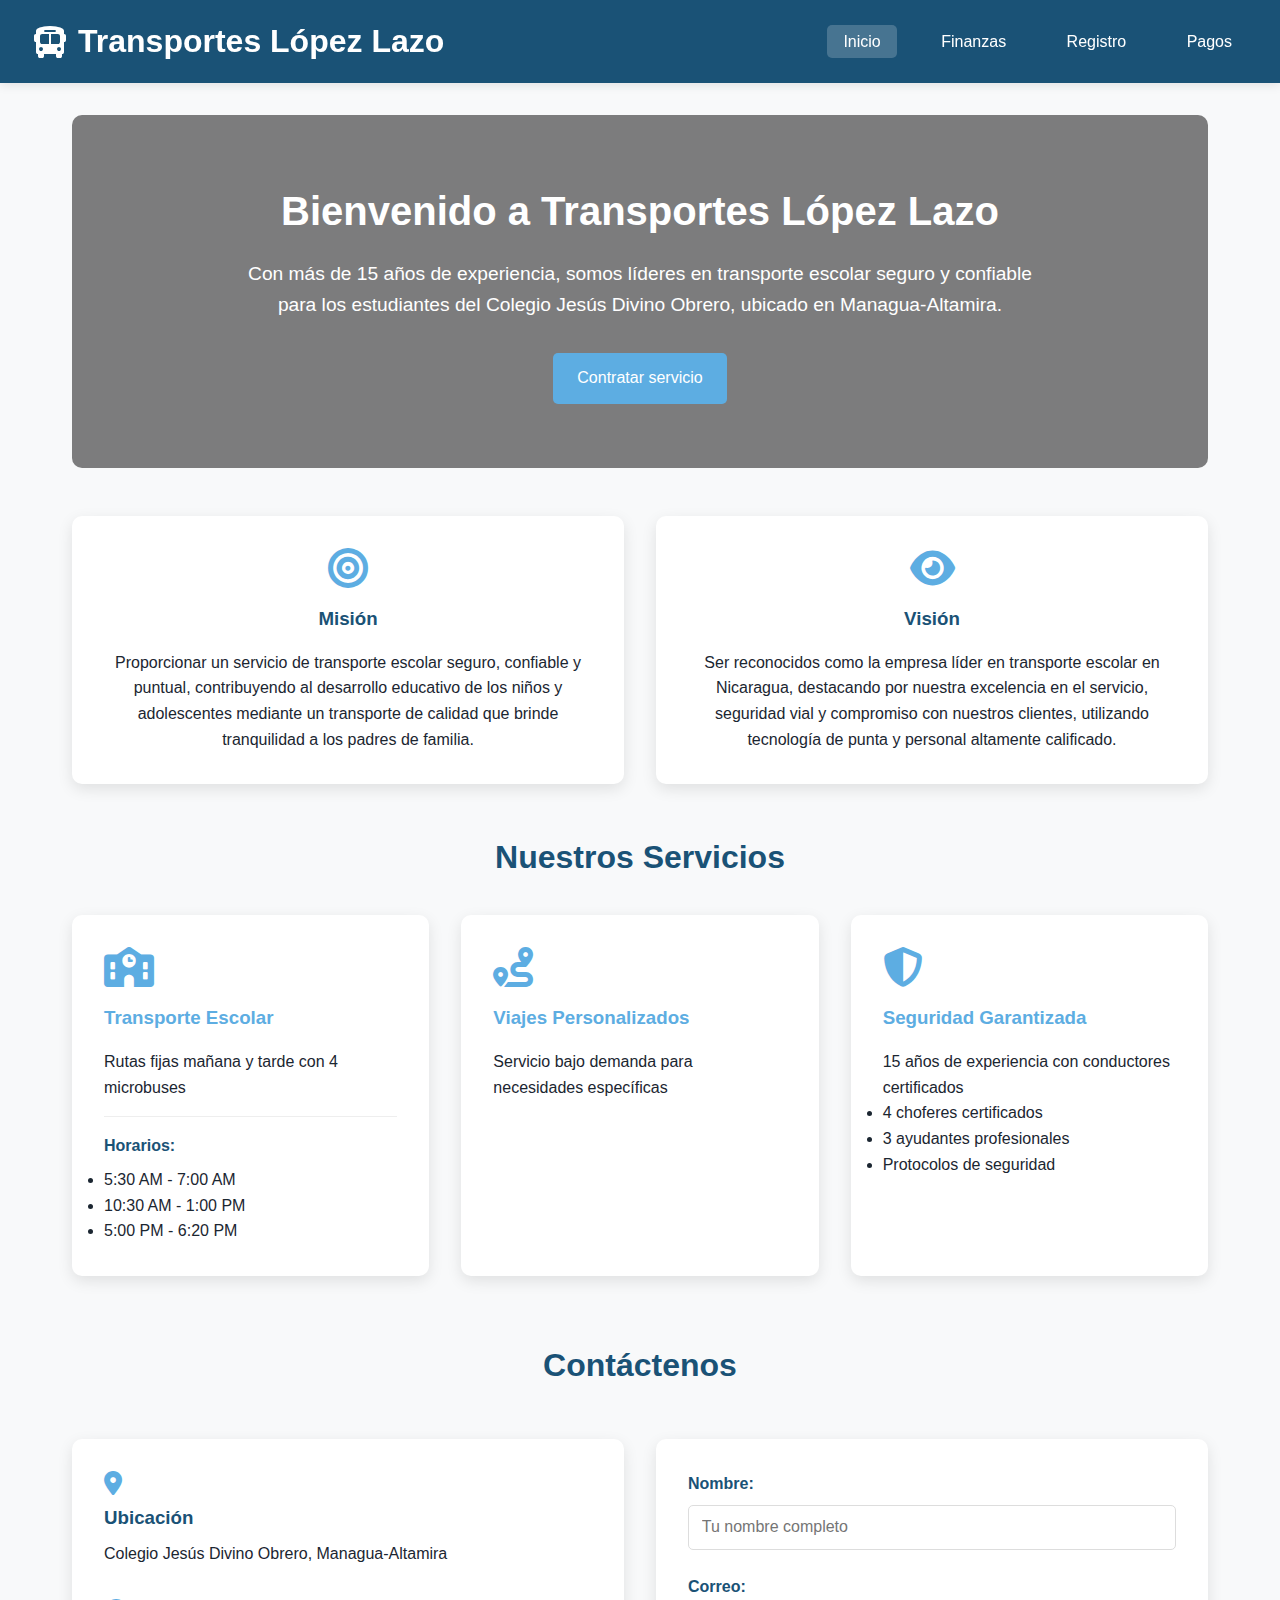
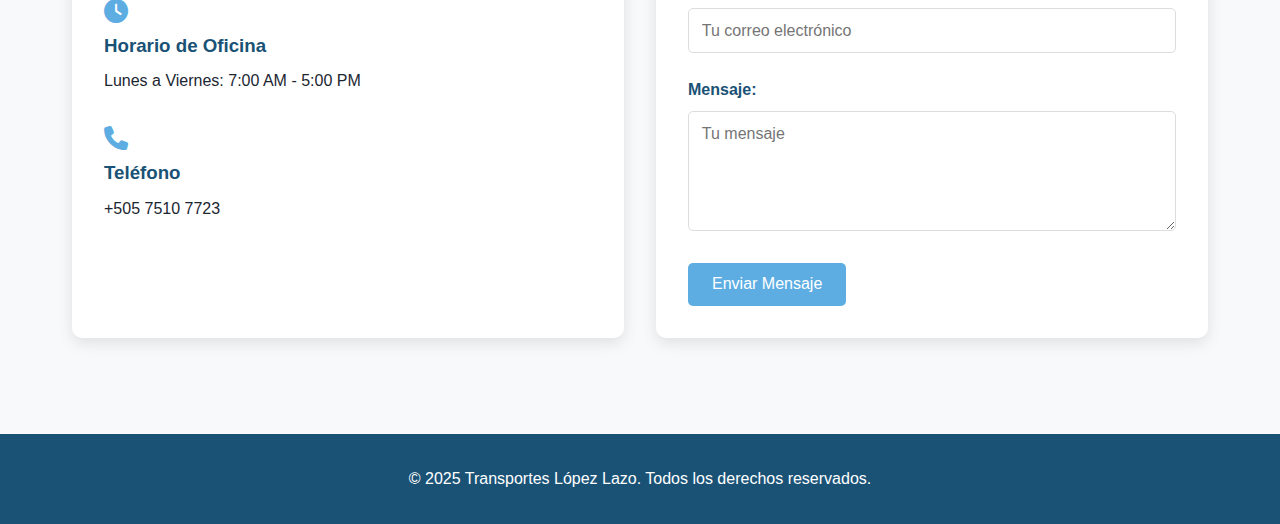
<file: INDEX.HTML>
<!DOCTYPE html>
<html lang="es">
<head>
    <meta charset="UTF-8">
    <meta name="viewport" content="width=device-width, initial-scale=1.0">
    <title>Transportes López Lazo</title>
    <link rel="stylesheet" href="STYLESS.CSS">
    <link rel="stylesheet" href="https://cdnjs.cloudflare.com/ajax/libs/font-awesome/6.4.0/css/all.min.css">
</head>
<body>
    <!-- Header -->
    <header class="header">
        <div class="logo">
            <i class="fas fa-bus"></i>
            <h1>Transportes <span>López Lazo</span></h1>
        </div>
        <nav>
            <a href="INDEX.HTML" class="nav-link active">Inicio</a>
            <a href="finanzas.html" class="nav-link">Finanzas</a>
            <a href="registro.html" class="nav-link">Registro</a>
            <a href="pagos.html" class="nav-link">Pagos</a>
        </nav>
    </header>

    <!-- Contenido Principal -->
    <main class="main-content">
        <section id="inicio" class="content-section active">
            <div class="hero">
                <h2>Bienvenido a Transportes López Lazo</h2>
                <p>Con más de 15 años de experiencia, somos líderes en transporte escolar seguro y confiable para los estudiantes del Colegio Jesús Divino Obrero, ubicado en Managua-Altamira.</p>
                <a href="#contacto" class="btn btn-primary">Contratar servicio</a>
            </div>

            <!-- Misión y Visión -->
            <div class="mission-vision">
                <div class="card">
                    <i class="fas fa-bullseye"></i>
                    <h3>Misión</h3>
                    <p>Proporcionar un servicio de transporte escolar seguro, confiable y puntual, contribuyendo al desarrollo educativo de los niños y adolescentes mediante un transporte de calidad que brinde tranquilidad a los padres de familia.</p>
                </div>
                <div class="card">
                    <i class="fas fa-eye"></i>
                    <h3>Visión</h3>
                    <p>Ser reconocidos como la empresa líder en transporte escolar en Nicaragua, destacando por nuestra excelencia en el servicio, seguridad vial y compromiso con nuestros clientes, utilizando tecnología de punta y personal altamente calificado.</p>
                </div>
            </div>

            <!-- Nuestros Servicios -->
            <div class="services-container">
                <h2>Nuestros Servicios</h2>
                
                <div class="service-card">
                    <i class="fas fa-school"></i>
                    <h3>Transporte Escolar</h3>
                    <p>Rutas fijas mañana y tarde con 4 microbuses</p>
                    <div class="service-details">
                        <h4>Horarios:</h4>
                        <ul>
                            <li>5:30 AM - 7:00 AM</li>
                            <li>10:30 AM - 1:00 PM</li>
                            <li>5:00 PM - 6:20 PM</li>
                        </ul>
                    </div>
                </div>
                
                <div class="service-card">
                    <i class="fas fa-route"></i>
                    <h3>Viajes Personalizados</h3>
                    <p>Servicio bajo demanda para necesidades específicas</p>
                </div>
                
                <div class="service-card">
                    <i class="fas fa-shield-alt"></i>
                    <h3>Seguridad Garantizada</h3>
                    <p>15 años de experiencia con conductores certificados</p>
                    <ul>
                        <li>4 choferes certificados</li>
                        <li>3 ayudantes profesionales</li>
                        <li>Protocolos de seguridad</li>
                    </ul>
                </div>
            </div>

            <!-- Sección de Contacto -->
            <div id="contacto" class="contact-section">
                <h2>Contáctenos</h2>
                
                <div class="contact-container">
                    <div class="contact-info">
                        <div class="info-item">
                            <i class="fas fa-map-marker-alt"></i>
                            <h3>Ubicación</h3>
                            <p>Colegio Jesús Divino Obrero, Managua-Altamira</p>
                        </div>
                        
                        <div class="info-item">
                            <i class="fas fa-clock"></i>
                            <h3>Horario de Oficina</h3>
                            <p>Lunes a Viernes: 7:00 AM - 5:00 PM</p>
                        </div>
                        
                        <div class="info-item">
                            <i class="fas fa-phone"></i>
                            <h3>Teléfono</h3>
                            <p>+505 7510 7723</p>
                        </div>
                    </div>
                    
                    <div class="contact-form">
                        <form>
                            <div class="form-group">
                                <label>Nombre:</label>
                                <input type="text" placeholder="Tu nombre completo" required>
                            </div>
                            
                            <div class="form-group">
                                <label>Correo:</label>
                                <input type="email" placeholder="Tu correo electrónico" required>
                            </div>
                            
                            <div class="form-group">
                                <label>Mensaje:</label>
                                <textarea placeholder="Tu mensaje" rows="4" required></textarea>
                            </div>
                            
                            <button type="submit" class="btn">Enviar Mensaje</button>
                        </form>
                    </div>
                </div>
            </div>

       
        </section>
    </main>

    <footer class="footer">
        <p>© 2025 Transportes López Lazo. Todos los derechos reservados.</p>
    </footer>

    <script src="SCRIPTS.JS"></script>
</body>
</html>
</file>
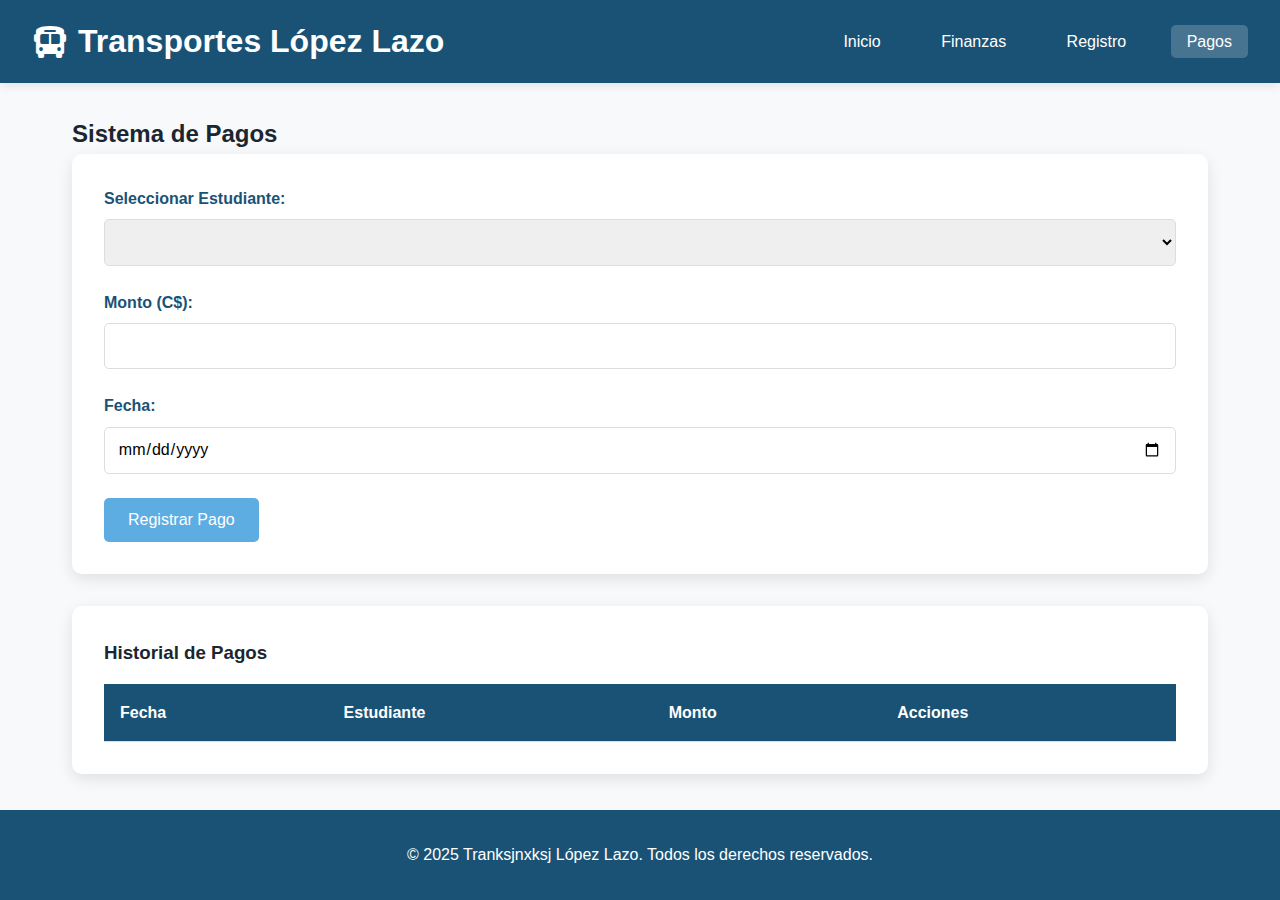
<file: pagos.html>
<!DOCTYPE html>
<html lang="es">
<head>
    <meta charset="UTF-8">
    <meta name="viewport" content="width=device-width, initial-scale=1.0">
    <title>Transportes López Lazo - Pagos</title>
    <link rel="stylesheet" href="STYLESS.CSS">
    <link rel="stylesheet" href="https://cdnjs.cloudflare.com/ajax/libs/font-awesome/6.4.0/css/all.min.css">
</head>
<body>
    <!-- Header -->
    <header class="header">
        <div class="logo">
            <i class="fas fa-bus"></i>
            <h1>Transportes <span>López Lazo</span></h1>
        </div>
        <nav>
            <a href="INDEX.HTML" class="nav-link">Inicio</a>
            <a href="finanzas.html" class="nav-link">Finanzas</a>
            <a href="registro.html" class="nav-link">Registro</a>
            <a href="pagos.html" class="nav-link active">Pagos</a>
        </nav>
    </header>

    <!-- Sección Pagos -->
    <main class="main-content">
        <section class="content-section active">
            <h2>Sistema de Pagos</h2>
            <form id="paymentForm">
                <input type="hidden" id="paymentId">
                <div class="payment-form">
                    <div class="form-group">
                        <label>Seleccionar Estudiante:</label>
                        <select id="studentSelect" required></select>
                    </div>
                    <div class="form-group">
                        <label>Monto (C$):</label>
                        <input type="number" id="monto" required>
                    </div>
                    <div class="form-group">
                        <label>Fecha:</label>
                        <input type="date" id="fecha">
                    </div>
                    <button type="submit" class="btn">Registrar Pago</button>
                </div>
            </form>
            
            <div class="table-container">
                <h3>Historial de Pagos</h3>
                <table id="paymentsTable">
                    <thead>
                        <tr>
                            <th>Fecha</th>
                            <th>Estudiante</th>
                            <th>Monto</th>
                            <th>Acciones</th>
                        </tr>
                    </thead>
                    <tbody></tbody>
                </table>
            </div>
        </section>
    </main>

    <footer class="footer">
        <p>© 2025 Tranksjnxksj López Lazo. Todos los derechos reservados.</p>
    </footer>

    <script src="SCRIPTS.JS"></script>
</body>
</html>
</file>
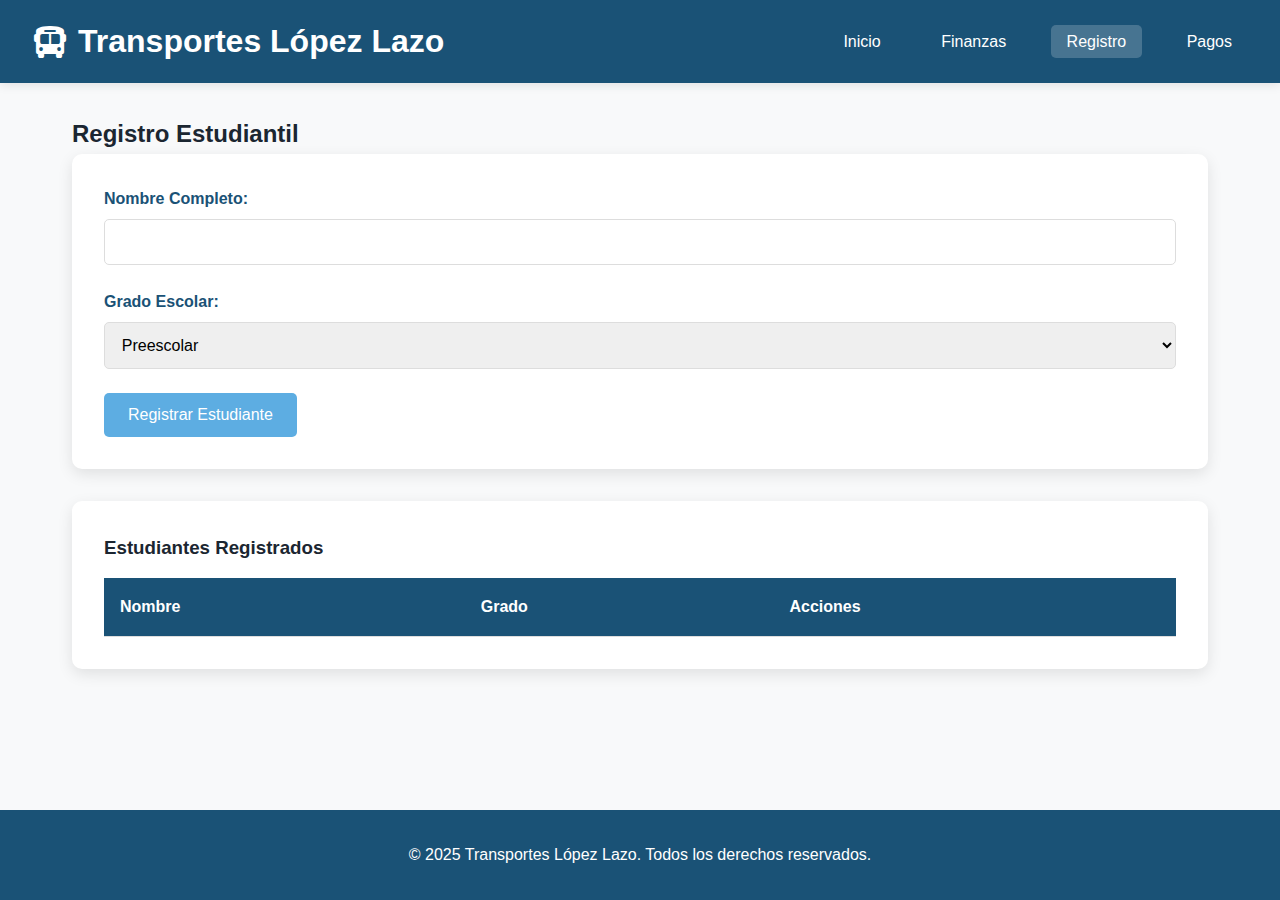
<file: registro.html>
<!DOCTYPE html>
<html lang="es">
<head>
    <meta charset="UTF-8">
    <meta name="viewport" content="width=device-width, initial-scale=1.0">
    <title>Transportes López Lazo - Registro</title>
    <link rel="stylesheet" href="STYLESS.CSS">
    <link rel="stylesheet" href="https://cdnjs.cloudflare.com/ajax/libs/font-awesome/6.4.0/css/all.min.css">
</head>
<body>
    <!-- Header -->
    <header class="header">
        <div class="logo">
            <i class="fas fa-bus"></i>
            <h1>Transportes <span>López Lazo</span></h1>
        </div>
        <nav>
            <a href="INDEX.HTML" class="nav-link">Inicio</a>
            <a href="finanzas.html" class="nav-link">Finanzas</a>
            <a href="registro.html" class="nav-link active">Registro</a>
            <a href="pagos.html" class="nav-link">Pagos</a>
        </nav>
    </header>

    <!-- Sección Registro -->
    <main class="main-content">
        <section class="content-section active">
            <h2>Registro Estudiantil</h2>
            <form id="studentForm">
                <input type="hidden" id="studentId">
                <div class="form-container">
                    <div class="form-group">
                        <label>Nombre Completo:</label>
                        <input type="text" id="nombre" required>
                    </div>
                    <div class="form-group">
                        <label>Grado Escolar:</label>
                        <select id="grado" required>
                            <option value="preescolar">Preescolar</option>
                            <option value="primaria">Primaria</option>
                            <option value="secundaria">Secundaria</option>
                        </select>
                    </div>
                    <button type="submit" class="btn">Registrar Estudiante</button>
                </div>
            </form>
            
            <div class="table-container">
                <h3>Estudiantes Registrados</h3>
                <table id="studentsTable">
                    <thead>
                        <tr>
                            <th>Nombre</th>
                            <th>Grado</th>
                            <th>Acciones</th>
                        </tr>
                    </thead>
                    <tbody></tbody>
                </table>
            </div>
        </section>
    </main>

    <footer class="footer">
        <p>© 2025 Transportes López Lazo. Todos los derechos reservados.</p>
    </footer>

    <script src="SCRIPTS.JS"></script>
</body>
</html>
</file>
<file: STYLESS.CSS>
:root {
    --primary-color: #1a5276;
    --secondary-color: #5dade2;
    --accent-color: #5dade2;
    --light-color: #f8f9fa;
    --dark-color: #1b2631;
    --header-color: #1a5276;
}
/* Agrega esto al final de tu STYLESS.CSS */

.actions {
    display: flex;
    gap: 0.5rem;
    justify-content: center;
}

.btn-edit {
    background: #f39c12;
    padding: 0.5rem;
    min-width: 40px;
}

.btn-delete {
    background: #e74c3c;
    padding: 0.5rem;
    min-width: 40px;
}

.btn-edit:hover {
    background: #d35400;
}

.btn-delete:hover {
    background: #c0392b;
}

.form-container .form-group,
.payment-form .form-group {
    margin-bottom: 1.5rem;
}

input[type="date"] {
    padding: 0.8rem;
    border: 1px solid #ddd;
    border-radius: 5px;
    font-size: 1rem;
    width: 100%;
}
* {
    margin: 0;
    padding: 0;
    box-sizing: border-box;
    font-family: 'Arial', sans-serif;
}

body {
    background: #f8f9fa;
    color: var(--dark-color);
    line-height: 1.6;
    min-height: 100vh;
    display: flex;
    flex-direction: column;
}

.header {
    background: var(--header-color);
    padding: 1rem 2rem;
    display: flex;
    justify-content: space-between;
    align-items: center;
    position: sticky;
    top: 0;
    z-index: 1000;
    box-shadow: 0 2px 10px rgba(0,0,0,0.1);
}

.logo {
    display: flex;
    align-items: center;
    gap: 10px;
    color: white;
}

.logo i {
    font-size: 2rem;
    color: white;
}

nav a {
    color: white;
    text-decoration: none;
    margin-left: 1.5rem;
    padding: 0.5rem 1rem;
    border-radius: 5px;
    transition: all 0.3s;
}

nav a:hover,
nav a.active {
    background: rgba(255,255,255,0.2);
}

.main-content {
    flex: 1;
    width: 100%;
    max-width: 1200px;
    margin: 0 auto;
    padding: 2rem;
}

.content-section {
    display: none;
}

.content-section.active {
    display: block;
}

.hero {
    text-align: center;
    padding: 4rem 2rem;
    background: linear-gradient(rgba(0,0,0,0.5), rgba(0,0,0,0.5)), url('https://www.vostv.com.ni/media/news/FB_IMG_1742068570858-fab729.jpg') no-repeat center center/cover;
    color: white;
    border-radius: 10px;
    margin-bottom: 2rem;
}

.hero h2 {
    font-size: 2.5rem;
    margin-bottom: 1rem;
}

.hero p {
    font-size: 1.2rem;
    max-width: 800px;
    margin: 0 auto 2rem;
}

.mission-vision {
    display: grid;
    grid-template-columns: repeat(auto-fit, minmax(300px, 1fr));
    gap: 2rem;
    margin: 3rem 0;
}

.mission-vision .card {
    background: white;
    padding: 2rem;
    border-radius: 10px;
    box-shadow: 0 5px 15px rgba(0,0,0,0.1);
    text-align: center;
}

.mission-vision .card i {
    font-size: 2.5rem;
    color: var(--accent-color);
    margin-bottom: 1rem;
}

.mission-vision .card h3 {
    color: var(--primary-color);
    margin-bottom: 1rem;
}

.services-container {
    display: grid;
    grid-template-columns: repeat(auto-fit, minmax(300px, 1fr));
    gap: 2rem;
    margin: 3rem 0;
}

.services-container h2 {
    grid-column: 1 / -1;
    text-align: center;
    font-size: 2rem;
    color: var(--primary-color);
}

.service-card {
    background: white;
    padding: 2rem;
    border-radius: 10px;
    box-shadow: 0 5px 15px rgba(0,0,0,0.1);
    transition: transform 0.3s;
}

.service-card:hover {
    transform: translateY(-5px);
}

.service-card i {
    font-size: 2.5rem;
    color: var(--accent-color);
    margin-bottom: 1rem;
}

.service-card h3 {
    color: var(--accent-color);
    margin-bottom: 1rem;
}

.service-details {
    margin-top: 1rem;
    padding-top: 1rem;
    border-top: 1px solid #eee;
}

.service-details h4 {
    margin-bottom: 0.5rem;
    color: var(--primary-color);
}

.contact-section {
    margin: 4rem 0;
}

.contact-section h2 {
    text-align: center;
    margin-bottom: 3rem;
    font-size: 2rem;
    color: var(--primary-color);
}

.contact-container {
    display: grid;
    grid-template-columns: repeat(auto-fit, minmax(300px, 1fr));
    gap: 2rem;
}

.contact-info {
    background: white;
    padding: 2rem;
    border-radius: 10px;
    box-shadow: 0 5px 15px rgba(0,0,0,0.1);
}

.info-item {
    margin-bottom: 2rem;
}

.info-item i {
    font-size: 1.5rem;
    color: var(--accent-color);
    margin-bottom: 0.5rem;
}

.info-item h3 {
    margin-bottom: 0.5rem;
    color: var(--primary-color);
}

.contact-form {
    background: white;
    padding: 2rem;
    border-radius: 10px;
    box-shadow: 0 5px 15px rgba(0,0,0,0.1);
}

.about-section {
    background: var(--primary-color);
    color: white;
    padding: 3rem 2rem;
    border-radius: 10px;
    margin-top: 4rem;
    text-align: center;
}

.about-section h2 {
    margin-bottom: 1.5rem;
    color: var(--accent-color);
}

.btn {
    display: inline-block;
    background: var(--accent-color);
    color: white;
    padding: 0.8rem 1.5rem;
    border: none;
    border-radius: 5px;
    cursor: pointer;
    transition: background 0.3s;
    text-decoration: none;
    font-size: 1rem;
}

.btn:hover {
    background: #3498db;
}

.btn-primary {
    background: var(--accent-color);
}

.form-container, .payment-form {
    background: white;
    padding: 2rem;
    border-radius: 10px;
    margin-bottom: 2rem;
    box-shadow: 0 5px 15px rgba(0,0,0,0.1);
}

.form-group {
    margin-bottom: 1.5rem;
}

.form-group label {
    display: block;
    margin-bottom: 0.5rem;
    color: var(--primary-color);
    font-weight: bold;
}

.form-group input,
.form-group textarea,
.form-group select {
    width: 100%;
    padding: 0.8rem;
    border: 1px solid #ddd;
    border-radius: 5px;
    font-size: 1rem;
}

.form-group textarea {
    min-height: 120px;
}

.table-container {
    background: white;
    padding: 2rem;
    border-radius: 10px;
    margin-top: 2rem;
    box-shadow: 0 5px 15px rgba(0,0,0,0.1);
}

table {
    width: 100%;
    border-collapse: collapse;
    margin-top: 1rem;
}

th, td {
    padding: 1rem;
    text-align: left;
    border-bottom: 1px solid #ddd;
}

th {
    background: var(--primary-color);
    color: white;
}

.finance-content {
    display: flex;
    flex-direction: column;
    gap: 2rem;
}

.finance-chart-container {
    background: white;
    padding: 2rem;
    border-radius: 10px;
    box-shadow: 0 5px 15px rgba(0,0,0,0.1);
    height: 400px;
}

.finance-cards {
    display: grid;
    grid-template-columns: repeat(auto-fit, minmax(300px, 1fr));
    gap: 2rem;
}

.finance-card {
    background: white;
    padding: 2rem;
    border-radius: 10px;
    box-shadow: 0 5px 15px rgba(0,0,0,0.1);
    height: 100%;
}

.finance-card h3 {
    color: var(--primary-color);
    margin-bottom: 1rem;
}

.amount {
    font-size: 2rem;
    font-weight: bold;
    color: var(--accent-color);
}

.footer {
    background: var(--primary-color);
    color: white;
    text-align: center;
    padding: 2rem;
    margin-top: auto;
}

@media (max-width: 768px) {
    .header {
        flex-direction: column;
        text-align: center;
        gap: 1rem;
    }
    
    nav {
        margin-top: 1rem;
    }
    
    .hero {
        padding: 2rem 1rem;
    }
    
    .hero h2 {
        font-size: 2rem;
    }
    
    .main-content {
        padding: 1rem;
    }
    
    .finance-chart-container {
        height: 300px;
    }
}

@media (max-width: 480px) {
    .btn {
        width: 100%;
    }
}
</file>
